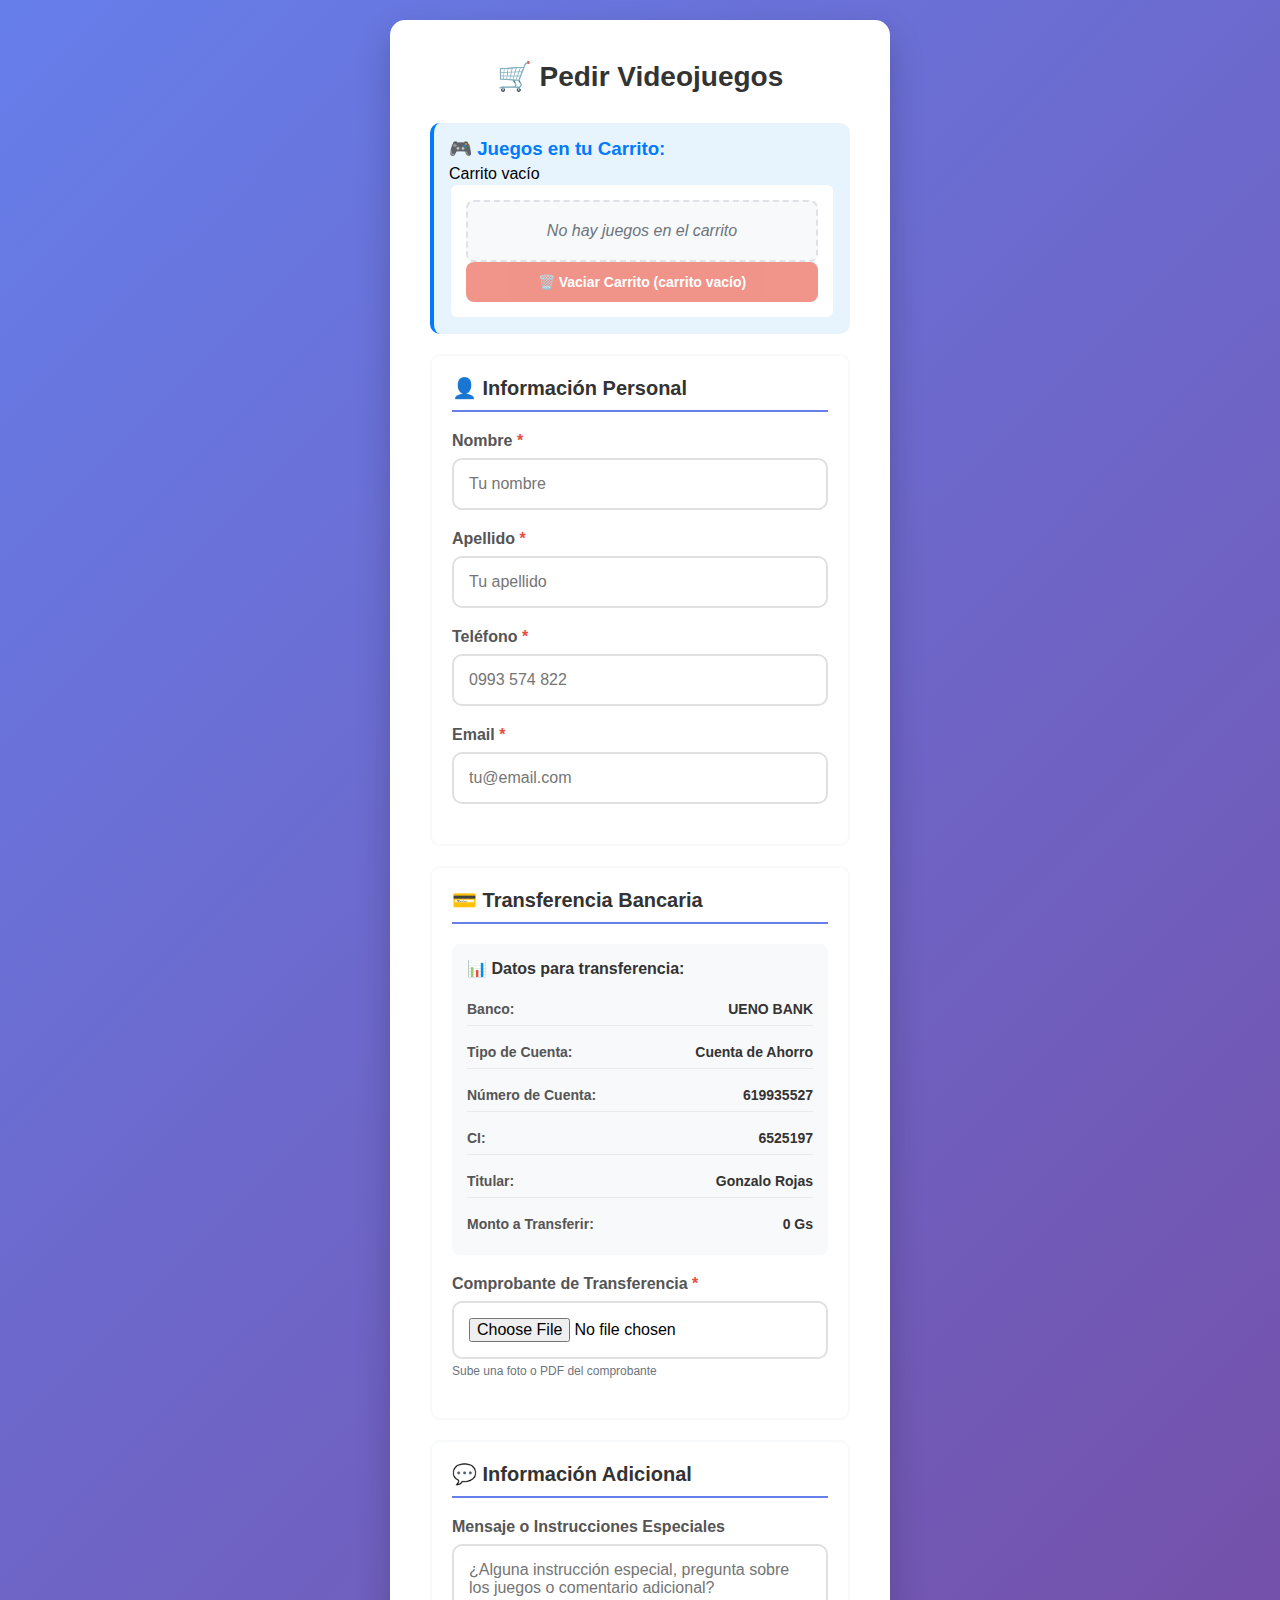
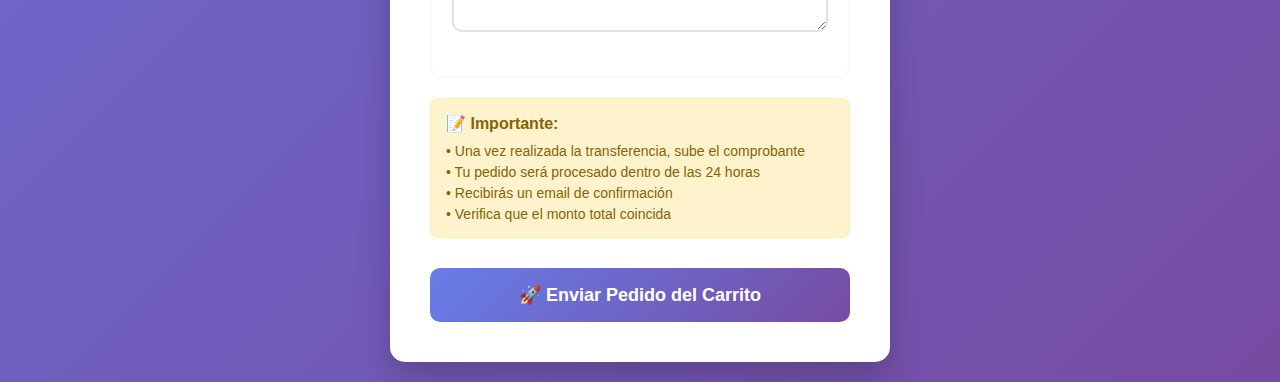
<file: PEDIDOS/pedidos.html>
<!DOCTYPE html>
<html lang="es">
<head>
    <meta charset="UTF-8">
    <meta name="viewport" content="width=device-width, initial-scale=1.0">
    <title>Pedidos - Carrito</title>
    <link rel="stylesheet" href="pedidos.css">
</head>
<body>
    <form class="formulario-pedidos" id="formPedidos">
        <h1 class="titulo-formulario">🛒 Pedir Videojuegos</h1>
        
        <!-- Sección del Carrito -->
        <div class="seccion-carrito" id="infoJuego">
            <h3>🎮 Juegos en tu Carrito:</h3>
            <p id="nombreJuego">Cargando carrito...</p>
            <div id="resumen-carrito"></div>
        </div>

        <!-- Información del Cliente -->
        <div class="seccion-formulario">
            <h3>👤 Información Personal</h3>
            
            <div class="grupo-formulario">
                <label for="nombre">Nombre <span class="requerido">*</span></label>
                <input type="text" id="nombre" name="nombre" required placeholder="Tu nombre">
            </div>

            <div class="grupo-formulario">
                <label for="apellido">Apellido <span class="requerido">*</span></label>
                <input type="text" id="apellido" name="apellido" required placeholder="Tu apellido">
            </div>

            <div class="grupo-formulario">
                <label for="telefono">Teléfono <span class="requerido">*</span></label>
                <input type="tel" id="telefono" name="telefono" required placeholder="0993 574 822">
            </div>

            <div class="grupo-formulario">
                <label for="email">Email <span class="requerido">*</span></label>
                <input type="email" id="email" name="email" required placeholder="tu@email.com">
            </div>
        </div>

        <!-- Datos Bancarios -->
        <div class="seccion-formulario">
            <h3>💳 Transferencia Bancaria</h3>
            
            <div class="info-bancaria">
                <div class="datos-bancarios">
                    <h4>📊 Datos para transferencia:</h4>
                    <div class="cuenta-bancaria">
                        <div class="dato-bancario">
                            <span class="etiqueta">Banco:</span>
                            <span class="valor">UENO BANK</span>
                        </div>
                        <div class="dato-bancario">
                            <span class="etiqueta">Tipo de Cuenta:</span>
                            <span class="valor">Cuenta de Ahorro</span>
                        </div>
                        <div class="dato-bancario">
                            <span class="etiqueta">Número de Cuenta:</span>
                            <span class="valor">619935527</span>
                        </div>
                        <div class="dato-bancario">
                            <span class="etiqueta">CI:</span>
                            <span class="valor">6525197</span>
                        </div>
                        <div class="dato-bancario">
                            <span class="etiqueta">Titular:</span>
                            <span class="valor">Gonzalo Rojas</span>
                        </div>
                        <div class="dato-bancario">
                            <span class="etiqueta">Monto a Transferir:</span>
                            <span class="valor" id="monto-valor">0 Gs</span>
                        </div>
                    </div>
                </div>
            </div>

            <div class="grupo-formulario">
                <label for="comprobante">Comprobante de Transferencia <span class="requerido">*</span></label>
                <input type="file" id="comprobante" name="comprobante" 
                       accept=".jpg,.jpeg,.png,.pdf,.webp" required>
                <small class="texto-ayuda">Sube una foto o PDF del comprobante</small>
            </div>
        </div>

        <!-- Mensaje Adicional -->
        <div class="seccion-formulario">
            <h3>💬 Información Adicional</h3>
            <div class="grupo-formulario">
                <label for="mensaje">Mensaje o Instrucciones Especiales</label>
                <textarea id="mensaje" name="mensaje" rows="3" 
                          placeholder="¿Alguna instrucción especial, pregunta sobre los juegos o comentario adicional?"></textarea>
            </div>
        </div>

        <div class="nota-importante">
            <h4>📝 Importante:</h4>
            <p>• Una vez realizada la transferencia, sube el comprobante</p>
            <p>• Tu pedido será procesado dentro de las 24 horas</p>
            <p>• Recibirás un email de confirmación</p>
            <p>• Verifica que el monto total coincida</p>
        </div>

        <button type="submit" class="btn-enviar">
            🚀 Enviar Pedido del Carrito
        </button>

        <div class="loading" id="loading">
            <div class="spinner"></div>
            <p>Procesando solicitud...</p>
        </div>

        <div class="mensaje-exito" id="mensajeExito">
            ✅ ¡Pedido enviado correctamente! Te contactaremos dentro de 24 horas.
        </div>
    </form>
</body>
<script src="formulario.js"></script>
</html>
</file>
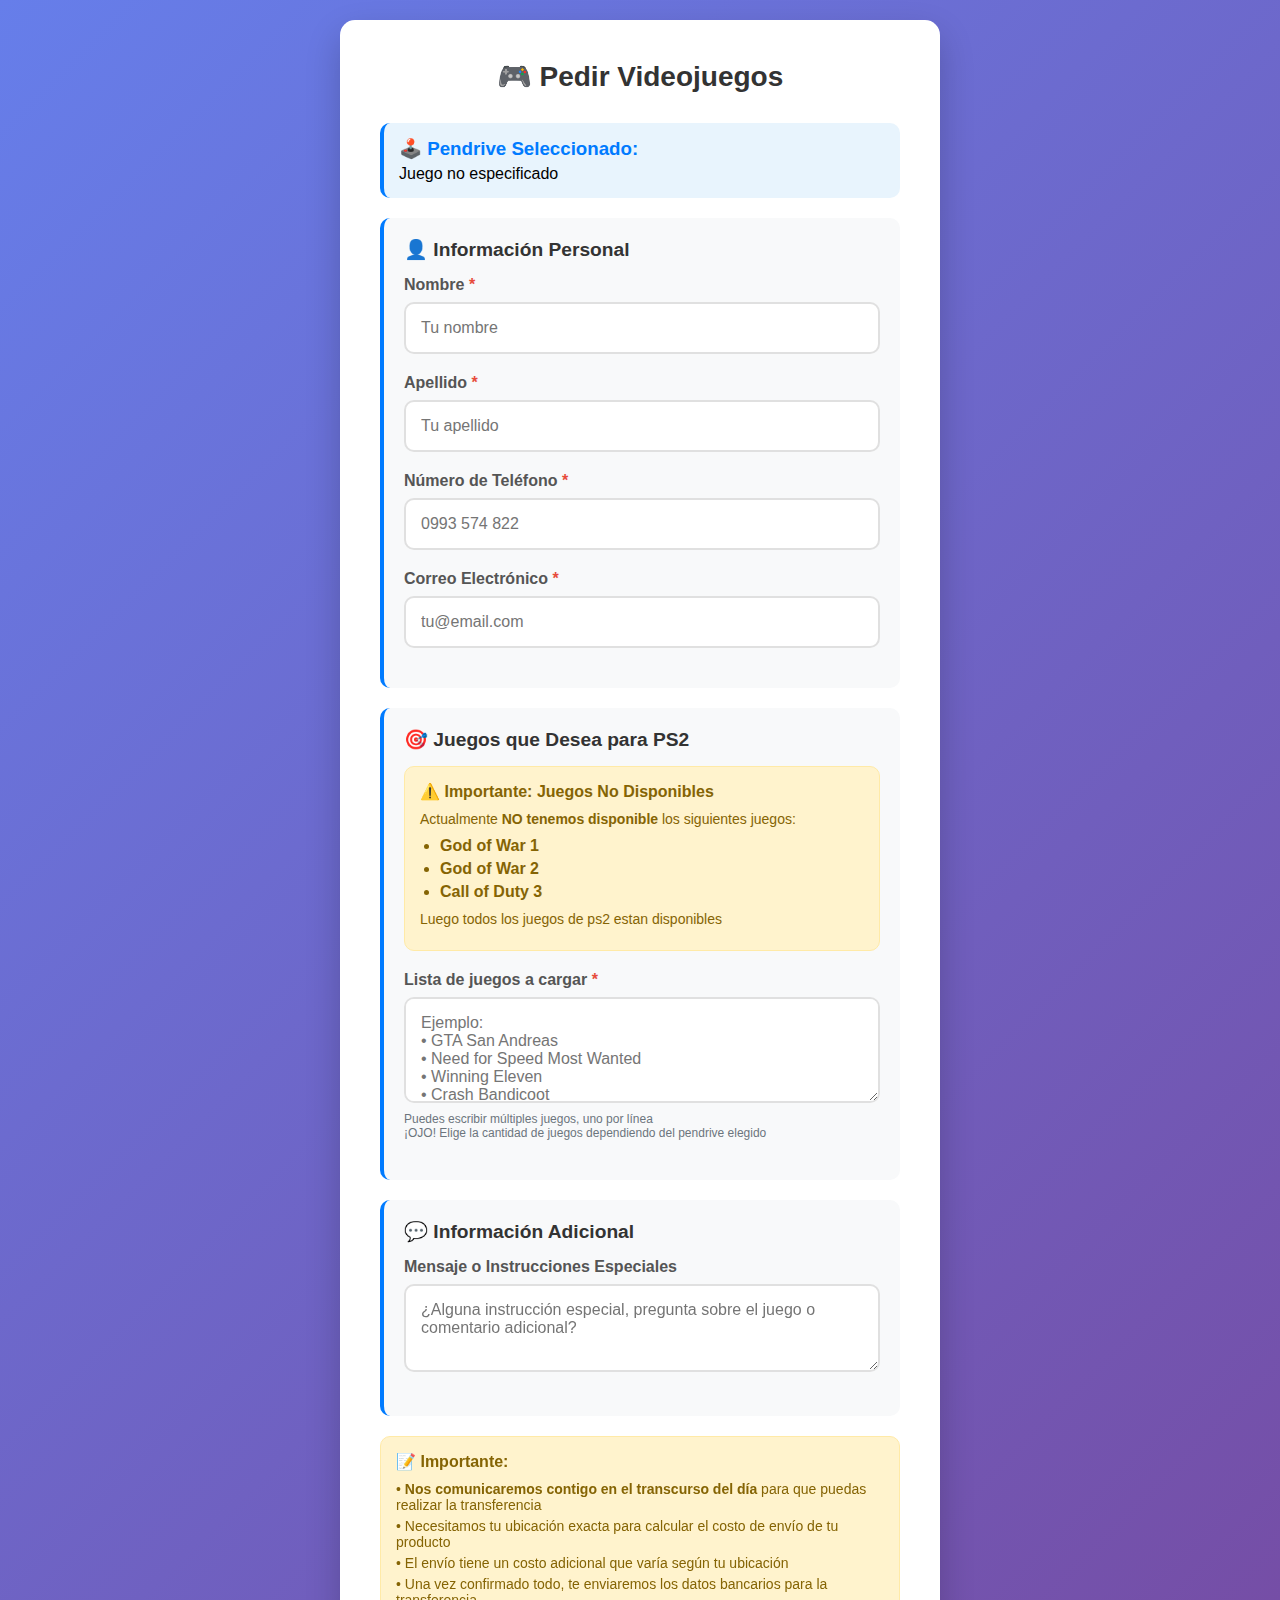
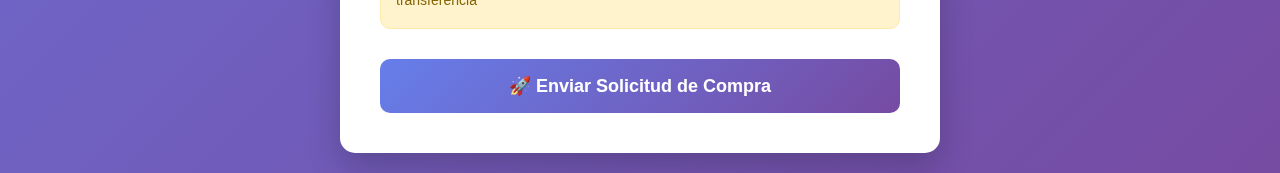
<file: PEDIDOS/pedidosps2.html>
<!DOCTYPE html>
<html lang="en">
<head>
    <meta charset="UTF-8">
    <meta name="viewport" content="width=device-width, initial-scale=1.0">
    <title>Pedidos</title>
    <link rel="stylesheet" href="pedidosps2.css">
</head>
<body>
    <form class="formulario-pedidos" id="formPedidos">
    <h1 class="titulo-formulario">🎮 Pedir Videojuegos</h1>
    
    <!-- Sección que muestra automáticamente el juego -->
    <div class="info-juego" id="infoJuego">
        <h3>🕹️ Pendrive Seleccionado:</h3>
        <p id="nombreJuego">Buscando información del juego...</p>
    </div>

    <!-- BOTÓN VACIAR CARRITO - SIEMPRE VISIBLE -->
    <div class="seccion-vaciar-carrito" id="seccionVaciarCarrito" style="display: none;">
        <button type="button" class="btn-vaciar-carrito" onclick="vaciarCarrito()" id="btnVaciarCarrito">
            🗑️ Vaciar Carrito
        </button>
        <small class="texto-ayuda">Eliminar todos los juegos del carrito</small>
    </div>

    <!-- Información del Cliente -->
    <div class="seccion-formulario">
        <h3>👤 Información Personal</h3>
        
        <div class="grupo-formulario">
            <label for="nombre">Nombre <span class="requerido">*</span></label>
            <input type="text" id="nombre" name="nombre" required placeholder="Tu nombre">
        </div>

        <div class="grupo-formulario">
            <label for="apellido">Apellido <span class="requerido">*</span></label>
            <input type="text" id="apellido" name="apellido" required placeholder="Tu apellido">
        </div>

        <div class="grupo-formulario">
            <label for="telefono">Número de Teléfono <span class="requerido">*</span></label>
            <input type="tel" id="telefono" name="telefono" required placeholder="0993 574 822">
        </div>

        <div class="grupo-formulario">
            <label for="email">Correo Electrónico <span class="requerido">*</span></label>
            <input type="email" id="email" name="email" required placeholder="tu@email.com">
        </div>
    </div>

    <!-- Selección de Juegos para PS2 -->
    <div class="seccion-formulario">
        <h3>🎯 Juegos que Desea para PS2</h3>
        
        <!-- Mensaje importante sobre juegos no disponibles -->
        <div class="alerta-importante">
            <h4>⚠️ Importante: Juegos No Disponibles</h4>
            <p>Actualmente <strong>NO tenemos disponible</strong> los siguientes juegos:</p>
            <ul>
                <li>God of War 1</li>
                <li>God of War 2</li>
                <li>Call of Duty 3</li>
            </ul>
            <p>Luego todos los juegos de ps2 estan disponibles</p>
        </div>

        <div class="grupo-formulario">
            <label for="juegosPS2">Lista de juegos a cargar <span class="requerido">*</span></label>
            <textarea id="juegosPS2" name="juegosPS2" rows="4" required placeholder="Ejemplo:
• GTA San Andreas
• Need for Speed Most Wanted
• Winning Eleven
• Crash Bandicoot
• Tekken 5

"></textarea>
            <small class="texto-ayuda">Puedes escribir múltiples juegos, uno por línea <p> ¡OJO! Elige la cantidad de juegos dependiendo del pendrive elegido</p></small>
        </div>
    </div>

    <!-- Mensaje Adicional -->
    <div class="seccion-formulario">
        <h3>💬 Información Adicional</h3>
        <div class="grupo-formulario">
            <label for="mensaje">Mensaje o Instrucciones Especiales</label>
            <textarea id="mensaje" name="mensaje" rows="3" 
                    placeholder="¿Alguna instrucción especial, pregunta sobre el juego o comentario adicional?"></textarea>
        </div>
    </div>

    <div class="nota-importante">
        <h4>📝 Importante:</h4>
        <p>• <strong>Nos comunicaremos contigo en el transcurso del día</strong> para que puedas realizar la transferencia</p>
        <p>• Necesitamos tu ubicación exacta para calcular el costo de envío de tu producto</p>
        <p>• El envío tiene un costo adicional que varía según tu ubicación</p>
        <p>• Una vez confirmado todo, te enviaremos los datos bancarios para la transferencia</p>
    </div>

    <button type="submit" class="btn-enviar">
        🚀 Enviar Solicitud de Compra
    </button>

    <div class="loading" id="loading">
        <div class="spinner"></div>
        <p>Procesando solicitud...</p>
    </div>

    <div class="mensaje-exito" id="mensajeExito">
        ✅ ¡Solicitud enviada correctamente! <strong>Nos comunicaremos contigo en el transcurso del día</strong> para coordinar el envío y enviarte los datos para la transferencia.
    </div>
</form>
</body>
<script src="formulariops2.js"></script>
</html>
</file>
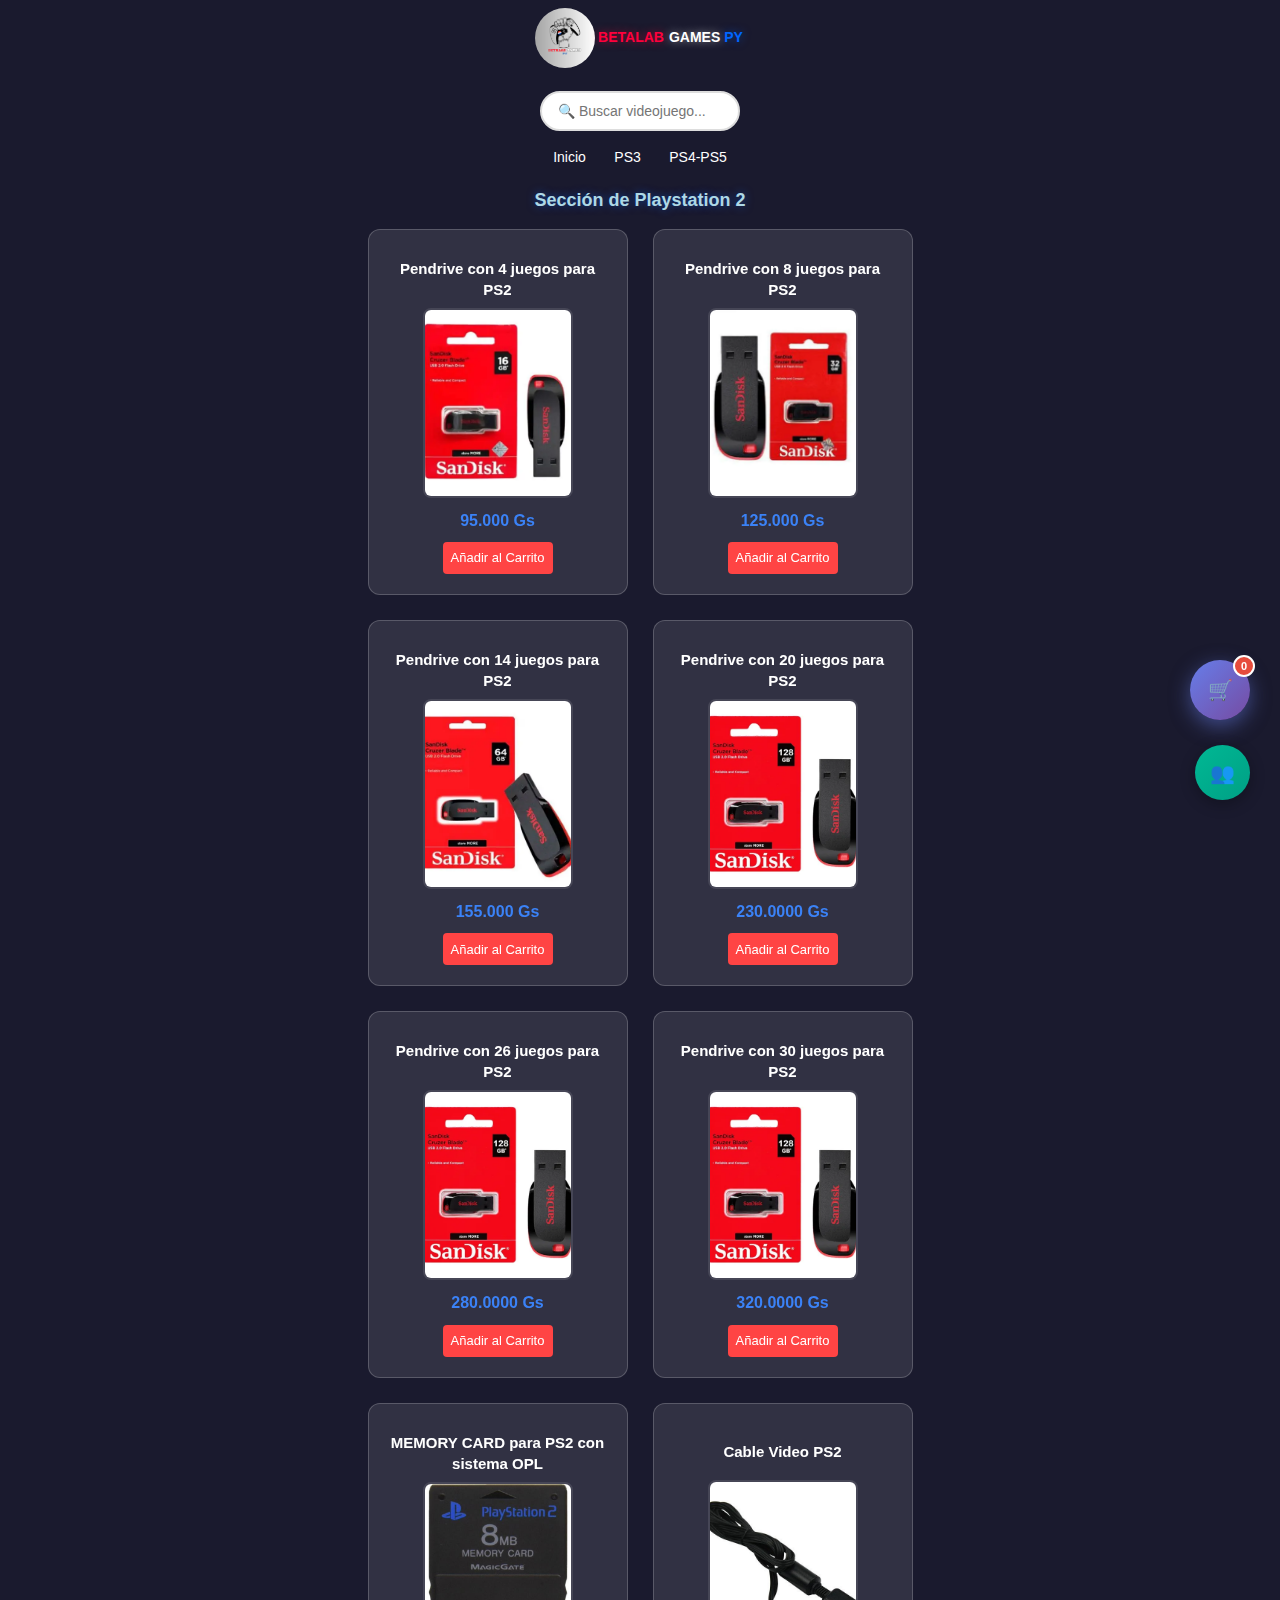
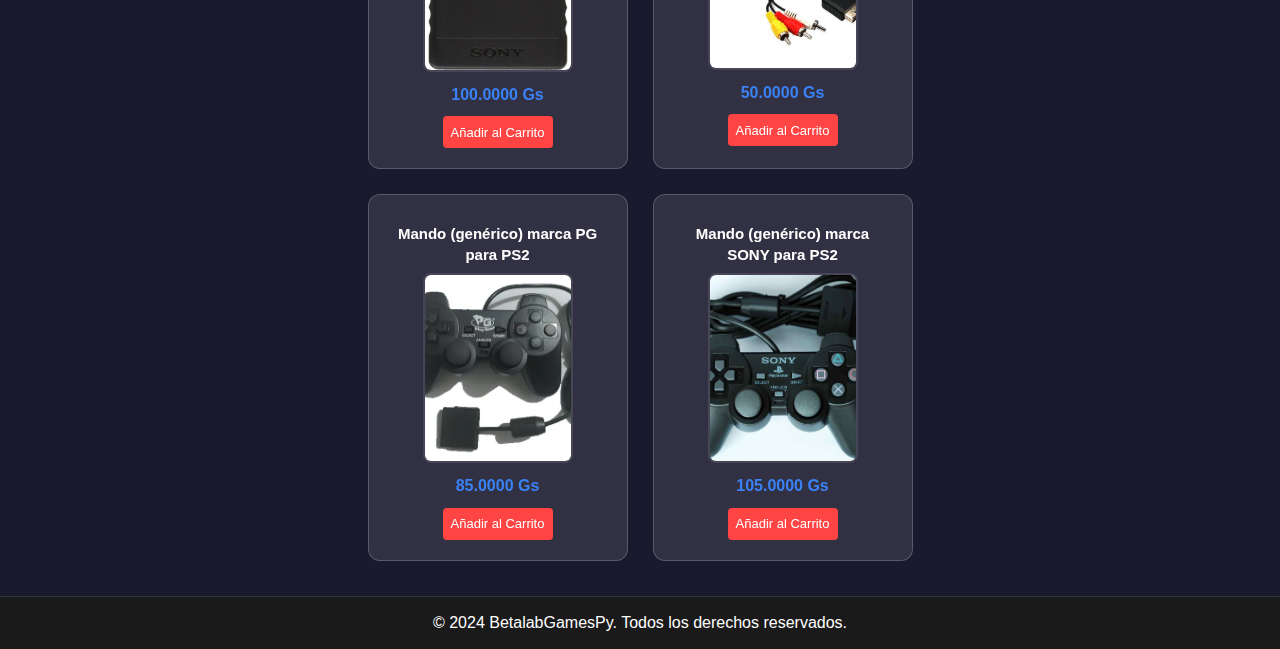
<file: PLAYSTATION 2/playstation 2.html>
<!DOCTYPE html>
<html lang="en">
<head>
    <meta charset="UTF-8">
    <meta name="viewport" content="width=device-width, initial-scale=1.0">
    <title>Playstation 2</title>
    <link rel="stylesheet" href="Playstation 2.css">
</head>
<!-- Botón flotante del carrito -->
<div class="carrito-flotante" id="carritoFlotante">
    <button class="btn-carrito-flotante" onclick="toggleCarritoFlotante()">
        🛒
        <span class="contador-carrito-flotante" id="contadorCarritoFlotante">0</span>
    </button>
    <div class="mini-carrito-flotante" id="miniCarritoFlotante">
        <div class="header-mini-carrito">
            <h4>Tu Carrito</h4>
            <span class="total-mini-carrito" id="totalMiniCarrito">0 Gs</span>
        </div>
        <div class="contenido-mini-carrito" id="contenidoMiniCarrito">
            <!-- Los productos se cargarán aquí -->
        </div>
        <div class="footer-mini-carrito">
            <button class="btn-ver-carrito-completo" onclick="irAlCarrito()">Ver Carrito Completo</button>
        </div>
    </div>
</div>
<body>
    <!--Botton flotante-->
    <div class="floating-contact-tooltip">
    <button class="floating-btn-tooltip" onclick="toggleTooltipMenu()">
        <span class="btn-icon">👥</span>
    </button>
    
    <div class="contact-tooltip-menu" id="tooltipMenu">
        <div class="tooltip-item" onclick="openWhatsApp()">
            <span class="tooltip-icon"><img src="/ICONOSGLOBALES/icono-whats.png" alt=""></span>
            <span class="tooltip-text">WhatsApp</span>
            <div class="tooltip">Chatear por WhatsApp</div>
        </div>
        <div class="tooltip-item" onclick="sendEmail()">
            <span class="tooltip-icon"><img src="/ICONOSGLOBALES/icono-insta.png" alt=""></span>
            <span class="tooltip-text">Instagram</span>
            <div class="tooltip">Seguir en Instagram</div>
        </div>
        <div class="tooltip-item" onclick="sendEmail()">
            <span class="tooltip-icon"><img src="/ICONOSGLOBALES/icono-face.png" alt=""></span>
            <span class="tooltip-text">Facebook</span>
            <div class="tooltip">Seguir en Facebook</div>
        </div>

    </div>
</div>

    <!-- Este es el header -->
    <header class="header1">
        <img class="Logoinicio" src="/ICONOSGLOBALES/logo 1.png" alt="Logo">
        <h4 class="nombremarca1">BETALAB</h4>
        <h4 class="nombremarca2">GAMES</h4>
        <h4 class="nombremarca3">PY</h4>
        </header>
    <!--Buscador -->
    <div class="buscador-container">
        <input type="text" 
        id="buscador-real-time" 
        placeholder="🔍 Buscar videojuego...">
        <div id="resultados-real-time" class="resultados-container"></div>
    </div>
    <header class="header2">
        <div">
            <a class="navegador" href="/index.html" class="nav-link">Inicio</a>
            <a class="navegador" href="../PLAYSTATION 3/playstation 3_1.html" class="nav-link">PS3</a>
            <a class="navegador" href="../PLAYSTATION 4-5/playstation4_1.html" class="nav-link">PS4-PS5</a>
        </div>
    </header>
<h2 class="mas-vendidos">Sección de Playstation 2</h2>
    <main>
        <section class="carrusel-container">
            <div class="juegos-top">
            <article class="producto-1">
                    <h4 class="titulo-juego">Pendrive con 4 juegos para PS2</h4>
                    <img class="juego" src="imagenes/pen16.png" alt="">
                    <h5 class="precio-act">95.000 Gs</h5>
                    <button class="btn-compra" onclick="añadirAlCarrito('Pendrive con 4 juegos para PS2')">Añadir al Carrito</button>
            </article>
            <article class="producto-1">
                    <h4 class="titulo-juego">Pendrive con 8 juegos para PS2</h4>
                    <img class="juego" src="imagenes/pen32.png" alt="">
                    <h5 class="precio-act">125.000 Gs</h5>
                    <button class="btn-compra" onclick="añadirAlCarrito('Pendrive con 8 Juegos para PS2', this)">Añadir al Carrito</button>
            </article>
            <article class="producto-1">
                    <h4 class="titulo-juego">Pendrive con 14 juegos para PS2</h4>
                    <img class="juego" src="imagenes/pen64.png" alt="">
                    <h5 class="precio-act">155.000 Gs</h5>
                    <button class="btn-compra" onclick="añadirAlCarrito('Pendrive con 14 Juegos para PS2', this)">Añadir al Carrito</button>
            </article>
            <article class="producto-1">
                    <h4 class="titulo-juego">Pendrive con 20 juegos para PS2</h4>
                    <img class="juego" src="imagenes/pen128.png" alt="">
                    <h5 class="precio-act">230.0000 Gs</h5>
                    <button class="btn-compra" onclick="añadirAlCarrito('Pendrive con 20 Juegos para PS2', this)">Añadir al Carrito</button>
            </article>
            <article class="producto-1">
                    <h4 class="titulo-juego">Pendrive con 26 juegos para PS2</h4>
                    <img class="juego" src="imagenes/pen128.png" alt="">
                    <h5 class="precio-act">280.0000 Gs</h5>
                    <button class="btn-compra" onclick="añadirAlCarrito('Pendrive con 26 Juegos para PS2', this)">Añadir al Carrito</button>
            </article>
            <article class="producto-1">
                    <h4 class="titulo-juego">Pendrive con 30 juegos para PS2</h4>
                    <img class="juego" src="imagenes/pen128.png" alt="">
                    <h5 class="precio-act">320.0000 Gs</h5>
                    <button class="btn-compra" onclick="añadirAlCarrito('Pendrive con 30 Juegos para PS2', this)">Añadir al Carrito</button>
            </article>
            <article class="producto-1">
                    <h4 class="titulo-juego">MEMORY CARD para PS2 con sistema OPL</h4>
                    <img class="juego" src="imagenes/memorycard.png" alt="">
                    <h5 class="precio-act">100.0000 Gs</h5>
                    <button class="btn-compra" onclick="añadirAlCarrito('MEMORY CARD para ps2 con sistema OPL', this)">Añadir al Carrito</button>
            </article>
            <article class="producto-1">
                    <h4 class="titulo-juego">Cable Video PS2</h4>
                    <img class="juego" src="imagenes/cable video.png" alt="">
                    <h5 class="precio-act">50.0000 Gs</h5>
                    <button class="btn-compra" onclick="añadirAlCarrito('Cable Video PS2', this)">Añadir al Carrito</button>
            </article>
            <article class="producto-1">
                    <h4 class="titulo-juego">Mando (genérico) marca PG para PS2</h4>
                    <img class="juego" src="imagenes/pg.png" alt="">
                    <h5 class="precio-act">85.0000 Gs</h5>
                    <button class="btn-compra" onclick="añadirAlCarrito('Mando genérico marca PG para PS2', this)">Añadir al Carrito</button>
            </article>
            <article class="producto-1">
                    <h4 class="titulo-juego">Mando (genérico) marca SONY para PS2</h4>
                    <img class="juego" src="imagenes/sony.png" alt="">
                    <h5 class="precio-act">105.0000 Gs</h5>
                    <button class="btn-compra" onclick="añadirAlCarrito('Mando genérico marca SONY para PS2', this)">Añadir al Carrito</button>
            </article>
    </main>
    
    <!--Scripts--> 
<script>
// Función ESPECIAL para juegos PS2 sueltos en playstation2.html
function comprarJuegoPS2(nombreJuego) {
    let precioJuego = 'Consultar precio';
    
    const button = event.target;
    const card = button.closest('.producto-1');
    
    if (card) {
        const h5Precio = card.querySelector('h5.precio-act');
        if (h5Precio) {
            precioJuego = h5Precio.textContent.trim();
        }
    }
    
    localStorage.setItem('juegoSeleccionado', nombreJuego);
    localStorage.setItem('precioJuego', precioJuego);
    // Redirigir al formulario ESPECIAL para PS2
    window.location.href = '/PEDIDOS/pedidosps2.html';
}
</script>   </main>
<footer class="footer-basico">
    <div class="contenido-footer">
        <p>&copy; 2024 BetalabGamesPy. Todos los derechos reservados.</p>
        </div>
    </div>
</footer>
</body>
<script src="../GLOBALE/btncarrito.js"></script>
<script src="../GLOBALE/btn_flotante.js"></script>
<script src="..//GLOBALE/comprar.js"></script>
<script src="../GLOBALE/buscador-global.js"></script>

</html>
</file>
<file: PEDIDOS/pedidos.css>
* {
    margin: 0;
    padding: 0;
    box-sizing: border-box;
    font-family: 'Arial', sans-serif;
}

body {
    background: linear-gradient(135deg, #667eea 0%, #764ba2 100%);
    min-height: 100vh;
    display: flex;
    justify-content: center;
    align-items: center;
    padding: 20px;
}

.formulario-pedidos {
    background: white;
    padding: 40px;
    border-radius: 15px;
    box-shadow: 0 15px 35px rgba(0, 0, 0, 0.2);
    width: 100%;
    max-width: 500px;
}

.titulo-formulario {
    text-align: center;
    margin-bottom: 30px;
    color: #333;
    font-size: 28px;
    font-weight: bold;
}

/* CORRECCIÓN: Cambiar nombre de la clase para evitar conflicto */
.seccion-carrito {
    background: #e8f4fd;
    padding: 15px;
    border-radius: 10px;
    margin-bottom: 20px;
    border-left: 4px solid #007bff;
}

.seccion-carrito h3 {
    color: #007bff;
    margin-bottom: 5px;
}

.grupo-formulario {
    margin-bottom: 20px;
}

.grupo-formulario label {
    display: block;
    margin-bottom: 8px;
    font-weight: 600;
    color: #555;
}

.grupo-formulario input, .grupo-formulario textarea {
    width: 100%;
    padding: 15px;
    border: 2px solid #e0e0e0;
    border-radius: 10px;
    font-size: 16px;
    transition: all 0.3s ease;
}

.grupo-formulario input:focus, .grupo-formulario textarea:focus {
    border-color: #667eea;
    box-shadow: 0 0 0 3px rgba(102, 126, 234, 0.1);
    outline: none;
}

.btn-enviar {
    width: 100%;
    background: linear-gradient(135deg, #667eea 0%, #764ba2 100%);
    color: white;
    border: none;
    padding: 16px;
    border-radius: 10px;
    font-size: 18px;
    font-weight: bold;
    cursor: pointer;
    transition: all 0.3s ease;
    margin-top: 10px;
}

.btn-enviar:hover {
    transform: translateY(-2px);
    box-shadow: 0 8px 20px rgba(102, 126, 234, 0.4);
}

.mensaje-exito {
    background: #d4edda;
    color: #155724;
    padding: 15px;
    border-radius: 8px;
    margin-top: 20px;
    text-align: center;
    display: none;
}

.requerido {
    color: #e74c3c;
}

.loading {
    display: none;
    text-align: center;
    margin-top: 10px;
}

.spinner {
    border: 4px solid #f3f3f3;
    border-top: 4px solid #667eea;
    border-radius: 50%;
    width: 30px;
    height: 30px;
    animation: spin 1s linear infinite;
    margin: 0 auto;
}

@keyframes spin {
    0% { transform: rotate(0deg); }
    100% { transform: rotate(360deg); }
}

/* ===== ESTILOS NUEVOS PARA EL CARRITO ===== */

/* Resumen del carrito */
.resumen-carrito {
    margin: 15px 0;
    padding: 0;
}

.resumen-pedido {
    background: white;
    padding: 15px;
    border-radius: 8px;
    border: 2px solid #e8f4fd;
}

.resumen-pedido h4 {
    color: #007bff;
    margin-bottom: 15px;
    font-size: 16px;
}

.lista-juegos {
    margin-bottom: 15px;
}

.item-resumen {
    display: flex;
    justify-content: space-between;
    align-items: center;
    padding: 12px;
    margin-bottom: 10px;
    background: #f8f9fa;
    border-radius: 8px;
    border: 1px solid #e9ecef;
    transition: all 0.3s ease;
}

.item-resumen:hover {
    transform: translateY(-1px);
    box-shadow: 0 2px 8px rgba(0,0,0,0.1);
}

/* CORRECCIÓN: Cambiar nombre para evitar conflicto */
.seccion-carrito {
    background: #e8f4fd;
    padding: 15px;
    border-radius: 10px;
    margin-bottom: 20px;
    border-left: 4px solid #007bff;
}

.seccion-carrito h3 {
    color: #007bff;
    margin-bottom: 5px;
}
.info-juego-item {
    display: flex;
    flex-direction: column;
    flex: 1;
}

.nombre-juego {
    font-weight: 600;
    color: #333;
    margin-bottom: 4px;
    font-size: 14px;
}

.precio-juego {
    color: #667eea;
    font-size: 13px;
}

.subtotal-juego {
    color: #28a745;
    font-size: 13px;
    font-weight: 600;
}

.total-pedido {
    padding-top: 15px;
    border-top: 2px solid #e9ecef;
    text-align: center;
    font-size: 18px;
    color: #333;
    margin: 15px 0;
    font-weight: bold;
}

.btn-vaciar-carrito {
    background: #e74c3c;
    color: white;
    border: none;
    padding: 12px 20px;
    border-radius: 8px;
    cursor: pointer;
    font-size: 14px;
    width: 100%;
    transition: all 0.3s ease;
    font-weight: 600;
}

.btn-vaciar-carrito:hover {
    background: #c0392b;
    transform: translateY(-1px);
}

.carrito-vacio {
    text-align: center;
    color: #6c757d;
    font-style: italic;
    padding: 20px;
    background: #f8f9fa;
    border-radius: 8px;
    border: 2px dashed #dee2e6;
}

/* Estilos para las secciones del formulario */
.seccion-formulario {
    background: white;
    padding: 20px;
    border-radius: 10px;
    margin-bottom: 20px;
    border: 2px solid #f8f9fa;
}

.seccion-formulario h3 {
    color: #333;
    margin-bottom: 20px;
    font-size: 20px;
    border-bottom: 2px solid #667eea;
    padding-bottom: 10px;
}

/* Datos bancarios */
.info-bancaria {
    background: #f8f9fa;
    padding: 15px;
    border-radius: 8px;
    margin-bottom: 20px;
}

.datos-bancarios h4 {
    color: #333;
    margin-bottom: 15px;
    font-size: 16px;
}

.cuenta-bancaria {
    display: flex;
    flex-direction: column;
    gap: 10px;
}

.dato-bancario {
    display: flex;
    justify-content: space-between;
    align-items: center;
    padding: 8px 0;
    border-bottom: 1px solid #e9ecef;
}

.dato-bancario:last-child {
    border-bottom: none;
}

.etiqueta {
    font-weight: 600;
    color: #555;
    font-size: 14px;
}

.valor {
    font-weight: 600;
    color: #333;
    font-size: 14px;
}

.texto-ayuda {
    color: #6c757d;
    font-size: 12px;
    margin-top: 5px;
    display: block;
}

.nota-importante {
    background: #fff3cd;
    border: 1px solid #ffeaa7;
    border-radius: 8px;
    padding: 15px;
    margin: 20px 0;
}

.nota-importante h4 {
    color: #856404;
    margin-bottom: 10px;
    font-size: 16px;
}

.nota-importante p {
    color: #856404;
    margin-bottom: 5px;
    font-size: 14px;
}

.nota-importante p:last-child {
    margin-bottom: 0;
}

/* Responsive */
@media (max-width: 768px) {
    .formulario-pedidos {
        padding: 20px;
        margin: 10px;
    }
    
    .item-resumen {
        flex-direction: column;
        align-items: flex-start;
        gap: 8px;
    }
    
    .dato-bancario {
        flex-direction: column;
        align-items: flex-start;
        gap: 5px;
    }
    
    .titulo-formulario {
        font-size: 24px;
    }
}
</file>
<file: PEDIDOS/pedidosps2.css>
* {
    margin: 0;
    padding: 0;
    box-sizing: border-box;
    font-family: 'Arial', sans-serif;
}

body {
    background: linear-gradient(135deg, #667eea 0%, #764ba2 100%);
    min-height: 100vh;
    display: flex;
    justify-content: center;
    align-items: center;
    padding: 20px;
}

.formulario-pedidos {
    background: white;
    padding: 40px;
    border-radius: 15px;
    box-shadow: 0 15px 35px rgba(0, 0, 0, 0.2);
    width: 100%;
    max-width: 600px;
}

.titulo-formulario {
    text-align: center;
    margin-bottom: 30px;
    color: #333;
    font-size: 28px;
    font-weight: bold;
}

.info-juego {
    background: #e8f4fd;
    padding: 15px;
    border-radius: 10px;
    margin-bottom: 20px;
    border-left: 4px solid #007bff;
}

.info-juego h3 {
    color: #007bff;
    margin-bottom: 5px;
}

.seccion-formulario {
    background: #f8f9fa;
    padding: 20px;
    border-radius: 10px;
    margin-bottom: 20px;
    border-left: 4px solid #007bff;
}

.seccion-formulario h3 {
    color: #333;
    margin-bottom: 15px;
    font-size: 1.2em;
}

.grupo-formulario {
    margin-bottom: 20px;
}

.grupo-formulario label {
    display: block;
    margin-bottom: 8px;
    font-weight: 600;
    color: #555;
}

.grupo-formulario input, 
.grupo-formulario textarea {
    width: 100%;
    padding: 15px;
    border: 2px solid #e0e0e0;
    border-radius: 10px;
    font-size: 16px;
    transition: all 0.3s ease;
}

.grupo-formulario input:focus, 
.grupo-formulario textarea:focus {
    border-color: #667eea;
    box-shadow: 0 0 0 3px rgba(102, 126, 234, 0.1);
    outline: none;
}

.texto-ayuda {
    color: #6c757d;
    font-size: 12px;
    margin-top: 5px;
    display: block;
}

/* Estilos para la alerta de juegos no disponibles */
.alerta-importante {
    background: #fff3cd;
    border: 1px solid #ffeaa7;
    border-radius: 10px;
    padding: 15px;
    margin-bottom: 20px;
}

.alerta-importante h4 {
    color: #856404;
    margin-bottom: 10px;
    font-size: 16px;
}

.alerta-importante p {
    color: #856404;
    margin: 8px 0;
    font-size: 14px;
}

.alerta-importante ul {
    color: #856404;
    margin: 10px 0;
    padding-left: 20px;
}

.alerta-importante li {
    margin: 5px 0;
    font-weight: bold;
}

.nota-importante {
    background: #fff3cd;
    border: 1px solid #ffeaa7;
    border-radius: 10px;
    padding: 15px;
    margin: 20px 0;
}

.nota-importante h4 {
    color: #856404;
    margin-bottom: 10px;
}

.nota-importante p {
    color: #856404;
    margin: 5px 0;
    font-size: 14px;
}

.btn-enviar {
    width: 100%;
    background: linear-gradient(135deg, #667eea 0%, #764ba2 100%);
    color: white;
    border: none;
    padding: 16px;
    border-radius: 10px;
    font-size: 18px;
    font-weight: bold;
    cursor: pointer;
    transition: all 0.3s ease;
    margin-top: 10px;
}

.btn-enviar:hover {
    transform: translateY(-2px);
    box-shadow: 0 8px 20px rgba(102, 126, 234, 0.4);
}

.mensaje-exito {
    background: #d4edda;
    color: #155724;
    padding: 15px;
    border-radius: 8px;
    margin-top: 20px;
    text-align: center;
    display: none;
}

.requerido {
    color: #e74c3c;
}

.loading {
    display: none;
    text-align: center;
    margin-top: 10px;
}

.spinner {
    border: 4px solid #f3f3f3;
    border-top: 4px solid #667eea;
    border-radius: 50%;
    width: 30px;
    height: 30px;
    animation: spin 1s linear infinite;
    margin: 0 auto;
}

@keyframes spin {
    0% { transform: rotate(0deg); }
    100% { transform: rotate(360deg); }
}

/* Responsive */
@media (max-width: 768px) {
    .formulario-pedidos {
        padding: 20px;
        margin: 10px;
    }
}
/*botonnn vaciar*/
/* Estilos para el botón vaciar carrito */
.btn-vaciar-carrito {
    background: #e74c3c;
    color: white;
    border: none;
    padding: 12px 20px;
    border-radius: 8px;
    cursor: pointer;
    font-size: 14px;
    width: 100%;
    transition: all 0.3s ease;
    font-weight: 600;
    margin-top: 15px;
}

.btn-vaciar-carrito:hover {
    background: #c0392b;
    transform: translateY(-2px);
}

/* Estilos para el resumen del carrito */
.resumen-pedido {
    background: white;
    padding: 15px;
    border-radius: 8px;
    border: 2px solid #e8f4fd;
    margin-top: 15px;
}

.lista-juegos {
    margin-bottom: 15px;
}

.item-resumen {
    display: flex;
    justify-content: space-between;
    align-items: center;
    padding: 12px;
    margin-bottom: 10px;
    background: #f8f9fa;
    border-radius: 8px;
    border: 1px solid #e9ecef;
}

.info-juego-item {
    display: flex;
    flex-direction: column;
    flex: 1;
}

.nombre-juego {
    font-weight: 600;
    color: #333;
    margin-bottom: 4px;
    font-size: 14px;
}

.precio-juego {
    color: #667eea;
    font-size: 13px;
}

.subtotal-juego {
    color: #28a745;
    font-size: 13px;
    font-weight: 600;
}

.total-pedido {
    padding-top: 15px;
    border-top: 2px solid #e9ecef;
    text-align: center;
    font-size: 18px;
    color: #333;
    margin: 15px 0;
    font-weight: bold;
}
</file>
<file: PLAYSTATION 2/Playstation 2.css>
* {
    margin: 0;
    padding: 0;
    box-sizing: border-box;
    font-family: 'Poppins', sans-serif;
}

body {
    cursor: pointer;
    background-color: #1a1a2e;
    color: #ffffff;
    margin: 0;
    padding: 0;
    line-height: 1.4;
}

.carrito-flotante {
    position: fixed;
    bottom: 180px;
    right: 30px;
    z-index: 1000;
}

.btn-carrito-flotante {
    background: linear-gradient(135deg, #667eea 0%, #764ba2 100%);
    border: none;
    border-radius: 50%;
    width: 60px;
    height: 60px;
    cursor: pointer;
    box-shadow: 0 6px 20px rgba(102, 126, 234, 0.5);
    transition: all 0.3s ease;
    font-size: 20px;
    position: relative;
    display: flex;
    align-items: center;
    justify-content: center;
    color: white;
}

.btn-carrito-flotante:hover {
    transform: scale(1.1);
    box-shadow: 0 8px 25px rgba(102, 126, 234, 0.7);
}

.contador-carrito-flotante {
    position: absolute;
    top: -5px;
    right: -5px;
    background: #e74c3c;
    color: white;
    border-radius: 50%;
    width: 22px;
    height: 22px;
    font-size: 11px;
    font-weight: bold;
    display: flex;
    align-items: center;
    justify-content: center;
    border: 2px solid white;
}

.mini-carrito-flotante {
    position: absolute;
    bottom: 70px;
    right: 0;
    width: 280px;
    background: white;
    border-radius: 12px;
    box-shadow: 0 8px 25px rgba(0, 0, 0, 0.3);
    display: none;
    flex-direction: column;
    max-height: 350px;
    border: 2px solid #667eea;
}

.mini-carrito-flotante.mostrar {
    display: flex;
    animation: slideUp 0.3s ease;
}

@keyframes slideUp {
    from {
        opacity: 0;
        transform: translateY(15px);
    }
    to {
        opacity: 1;
        transform: translateY(0);
    }
}

.header-mini-carrito {
    padding: 12px;
    border-bottom: 2px solid #f8f9fa;
    display: flex;
    justify-content: space-between;
    align-items: center;
    background: linear-gradient(135deg, #667eea 0%, #764ba2 100%);
    color: white;
    border-radius: 10px 10px 0 0;
}

.header-mini-carrito h4 {
    margin: 0;
    font-size: 14px;
}

.total-mini-carrito {
    font-weight: bold;
    font-size: 13px;
}

.contenido-mini-carrito {
    flex: 1;
    overflow-y: auto;
    padding: 8px;
    max-height: 200px;
}

.item-mini-carrito {
    display: flex;
    justify-content: space-between;
    align-items: center;
    padding: 8px;
    margin-bottom: 6px;
    background: #f8f9fa;
    border-radius: 6px;
    border: 1px solid #e9ecef;
}

.info-mini-item {
    flex: 1;
}

.nombre-mini {
    font-weight: 600;
    font-size: 12px;
    color: #333;
    margin-bottom: 2px;
}

.detalle-mini {
    font-size: 10px;
    color: #667eea;
}

.footer-mini-carrito {
    padding: 12px;
    border-top: 2px solid #f8f9fa;
}

.btn-ver-carrito-completo {
    background: #667eea;
    color: white;
    border: none;
    padding: 10px;
    border-radius: 6px;
    cursor: pointer;
    font-size: 13px;
    font-weight: 600;
    width: 100%;
    transition: background 0.3s ease;
}

.btn-ver-carrito-completo:hover {
    background: #5a6fd8;
}

.mini-carrito-vacio {
    text-align: center;
    padding: 15px;
    color: #6c757d;
    font-style: italic;
    font-size: 13px;
}

/* ===== BOTÓN FLOTANTE DE CONTACTO ===== */
.floating-contact-tooltip {
    position: fixed;
    bottom: 100px;
    right: 30px;
    z-index: 1000;
}

.floating-btn-tooltip {
    width: 55px;
    height: 55px;
    border-radius: 50%;
    background: linear-gradient(135deg, #00b894 0%, #00a085 100%);
    border: none;
    color: white;
    font-size: 20px;
    cursor: pointer;
    box-shadow: 0 4px 15px rgba(0, 0, 0, 0.3);
    transition: all 0.3s ease;
    display: flex;
    align-items: center;
    justify-content: center;
}

.contact-tooltip-menu {
    position: absolute;
    bottom: 65px;
    right: 0;
    background: white;
    border-radius: 12px;
    padding: 12px;
    box-shadow: 0 4px 20px rgba(0, 0, 0, 0.2);
    opacity: 0;
    visibility: hidden;
    transform: translateY(10px);
    transition: all 0.3s ease;
}

.contact-tooltip-menu.show {
    opacity: 1;
    visibility: visible;
    transform: translateY(0);
}

.tooltip-item {
    display: flex;
    align-items: center;
    padding: 10px 12px;
    cursor: pointer;
    border-radius: 8px;
    transition: all 0.3s ease;
    margin: 4px 0;
    position: relative;
}

.tooltip-item:hover {
    background: #f8f9fa;
    transform: translateX(-3px);
}

.tooltip-item:hover .tooltip {
    opacity: 1;
    visibility: visible;
    transform: translateX(-8px);
}

.tooltip-icon {
    font-size: 18px;
    margin-right: 10px;
    width: 22px;
    text-align: center;
}

.tooltip-text {
    font-size: 13px;
    color: #333;
    font-weight: 500;
}

.tooltip {
    position: absolute;
    left: -130px;
    background: #333;
    color: white;
    padding: 6px 10px;
    border-radius: 5px;
    font-size: 11px;
    white-space: nowrap;
    opacity: 0;
    visibility: hidden;
    transition: all 0.3s ease;
    pointer-events: none;
}

.tooltip::after {
    content: '';
    position: absolute;
    right: -5px;
    top: 50%;
    transform: translateY(-50%);
    border-left: 5px solid #333;
    border-top: 5px solid transparent;
    border-bottom: 5px solid transparent;
}

/* Responsive para ambos botones flotantes */
@media (max-width: 768px) {
    .carrito-flotante {
        bottom: 160px;
        right: 20px;
    }
    
    .floating-contact-tooltip {
        bottom: 90px;
        right: 20px;
    }
    
    .btn-carrito-flotante {
        width: 55px;
        height: 55px;
        font-size: 18px;
    }
    
    .floating-btn-tooltip {
        width: 50px;
        height: 50px;
        font-size: 18px;
    }
    
    .mini-carrito-flotante {
        width: 260px;
        right: -8px;
        bottom: 65px;
    }
    
    .contador-carrito-flotante {
        width: 20px;
        height: 20px;
        font-size: 10px;
    }
    
    .contact-tooltip-menu {
        bottom: 60px;
    }
}

/*buscador*/
.buscador-container {
    position: relative;
    max-width: 200px;
    margin: 15px auto;
    display: flex;
    justify-content: center;
    align-items: center;
}

#buscador-real-time {
    width: 100%;
    padding: 10px 16px;
    font-size: 14px;
    border: 2px solid #ddd;
    border-radius: 20px;
    outline: none;
    transition: all 0.3s ease;
    border-bottom: 2px solid #ddd !important;
    background: white;
}

#buscador-real-time:focus {
    border-color: #007bff;
    border-bottom-color: #007bff !important;
    box-shadow: 0 0 8px rgba(0, 123, 255, 0.3);
}

.resultados-container {
    position: absolute;
    top: 100%;
    left: 0;
    right: 0;
    background: white;
    border-top: none;
    border-radius: 0 0 8px 8px;
    box-shadow: 0 3px 10px rgba(0, 0, 0, 0.1);
    max-height: 300px; 
    overflow-y: auto;
    z-index: 1000;
    margin-top: 0;
}

.sugerencia {
    padding: 6px 12px;
    border-bottom: 1px solid #f0f0f0;
    cursor: pointer;
    transition: background-color 0.2s ease;
}

.sugerencia:hover {
    background-color: #f8f9fa;
}

.sugerencia:last-child {
    border-bottom: none;
}

.resultado-con-imagen {
    display: flex;
    align-items: center;
    gap: 10px;
    padding: 4px 0;
}

.imagen-resultado {
    width: 45px;
    height: 60px;
    object-fit: cover;
    border-radius: 5px;
    flex-shrink: 0;
    border: 1px solid #eee;
}

.info-resultado {
    flex: 1;
}

.titulo-resultado {
    font-weight: 600;
    font-size: 13px;
    color: #333;
    line-height: 1.2;
}

.no-resultados {
    padding: 12px 16px;
    color: #6c757d;
    text-align: center;
    font-style: italic;
    font-size: 13px;
}

.h1-resaltado {
    background-color: #fff3cd !important;
    padding: 8px 12px !important;
    border-radius: 4px !important;
    transition: all 0.5s ease !important;
    border-left: 3px solid #ffc107 !important;
}

/*header*/
.header1{
    display: flex;
    justify-content: center;
    align-items: center;
    padding: 8px;
}
.header2{
    margin: 12px;
    display: flex;
    justify-content: center;
    align-items: center;
    gap: 25px;
}
.Logoinicio{
    width: 60px;
    border-radius: 70px;
}
.nombremarca1{
    margin: 3px;
    color: #ff003c;
    text-shadow: 0 0 8px rgba(255, 0, 60, 0.5);
    font-size: 14px;
}
.nombremarca2{
    margin: 2px;
    color: #ffffff;
    text-shadow: 0 0 8px rgba(255, 255, 255, 0.5);
    font-size: 14px;
}
.nombremarca3{
    margin: 2px;
    color: #0066ff;
    text-shadow: 0 0 8px rgba(0, 102, 255, 0.5);
    font-size: 14px;
}
.navegador{
    font-family: 'Roboto', sans-serif; 
    color: white;
    text-decoration: none;
    padding: 8px 12px;
    font-size: 14px;
}
.navegador:hover{
    color: #ff003c;
}

/*secciones principales*/
.mas-vendidos{
    text-align: center;
    color: lightblue;
    text-shadow: 0 0 8px rgba(0, 102, 255, 0.5);
    margin: 20px 0 0;
    font-size: 18px;
}

.juegos-top{ 
    display: flex;  
    flex-wrap: wrap;
    gap: 25px;     
    padding: 15px;
    width: 100%;
    max-width: 600px;
    margin: 0 auto; 
    justify-content: center;
}

/*productos*/
.seccion-juegos{
    display: flex;  
    gap: 25px;     
    padding: 15px;
    margin: 15px auto;
    border-radius: 15px;
    justify-content: center;
    flex-wrap: wrap;
}
.producto-1 {
    flex: 0 0 calc(50% - 15px);
    max-width: 260px;
    background: rgba(255, 255, 255, 0.1);
    border-radius: 12px;
    padding: 20px;
    text-align: center;
    border: 1px solid rgba(255, 255, 255, 0.2);
    backdrop-filter: blur(8px);
    box-sizing: border-box;
}

/*títulos y precios*/
.titulo-juego{
    color: #ffffff;
    margin: 8px 0;
    text-align: center;
    font-weight: 600;
    font-size: 15px;
    min-height: 40px;
    display: flex;
    align-items: center;
    justify-content: center;
}
.precio-ant{
    color: #9CA3AF;
    text-align: center;
    margin: 4px 0;
    text-decoration: line-through;
    font-size: 13px;
}
.precio-act{
    color: #3B82F6;
    text-align: center;
    margin: 4px 0;
    font-weight: bold;
    font-size: 16px;
}

/*botones*/
.btn-compra {
    display: block;
    margin: 10px auto 0;
    width: 110px;
    height: 32px;
    background: #ff4444;
    color: white;
    border: none;
    border-radius: 4px;
    cursor: pointer;
    font-size: 13px;
    transition: all 0.3s ease;
}
.btn-compra:hover{
    background-color: white;
    color: black;
    transform: scale(1.05); 
}

/*imágenes de juegos*/
.juego {
    width: 150px !important;
    height: 190px !important;
    object-fit: cover !important;
    border-radius: 8px;
    display: block;
    margin: 0 auto 12px auto;
    border: 2px solid rgba(255, 255, 255, 0.1);
    transition: all 0.3s ease;
}
.juego:hover {
    transform: scale(1.05);
    border-color: #3B82F6;
    box-shadow: 0 0 15px rgba(59, 130, 246, 0.5);
}
.producto-1 img.juego {
    width: 150px !important;
    height: 190px !important;
    object-fit: cover !important;
}

/*footer*/
.footer-basico {
    background-color: #1a1a1a;
    color: white;
    padding: 15px;
    text-align: center;
    margin-top: 20px;
    border-top: 1px solid #333;
}

/*responsive adicional*/
@media (max-width: 768px) {
    .header2 {
        gap: 15px;
        margin: 8px;
    }
    .navegador {
        padding: 6px 10px;
        font-size: 12px;
    }
    .juegos-top, .seccion-juegos {
        gap: 15px;
        padding: 10px;
        max-width: 100%;
    }
    .producto-1 {
        flex: 0 0 calc(50% - 10px);
        max-width: 220px;
        padding: 15px;
    }
    .juego {
        width: 140px !important;
        height: 180px !important;
    }
}

@media (max-width: 480px) {
    .producto-1 {
        flex: 0 0 100%;
        max-width: 280px;
    }
    .juegos-top {
        gap: 20px;
        padding: 10px;
    }
    .header2 {
        flex-direction: column;
        gap: 10px;
    }
}
</file>
